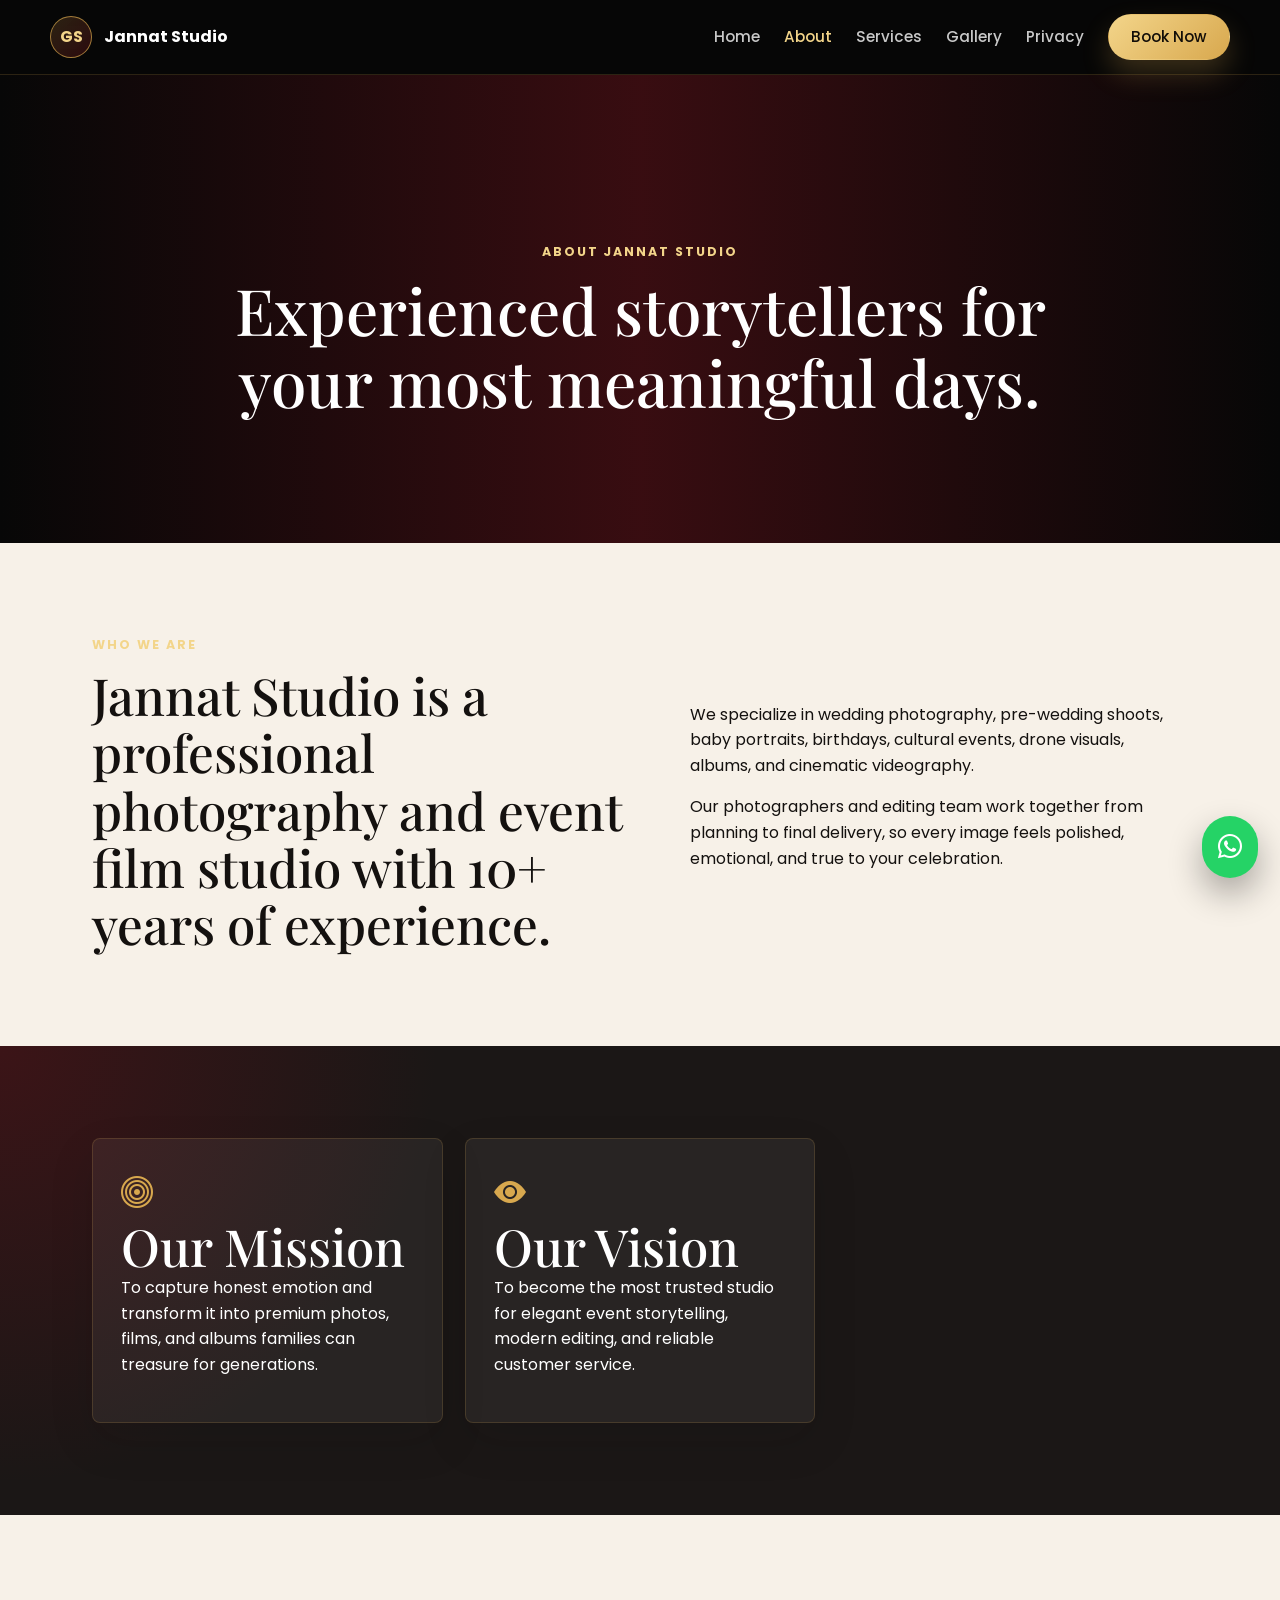
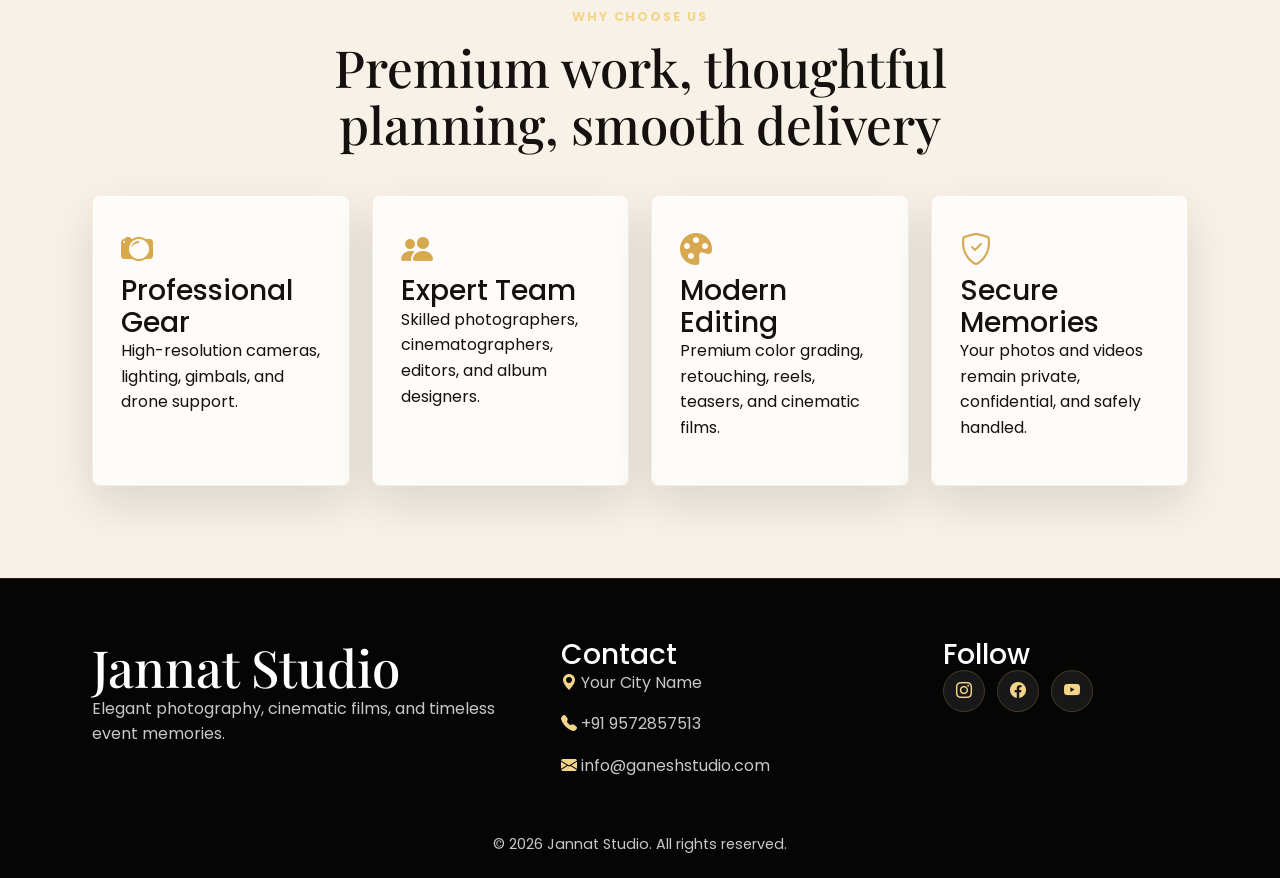
<file: about.html>
<!DOCTYPE html>
<html lang="en">
<head>
  <meta charset="UTF-8">
  <meta name="viewport" content="width=device-width, initial-scale=1.0">
  <meta name="description" content="Learn about Jannat Studio, our experienced photographers, editing team, mission, vision, and premium event photography approach.">
  <title>About Us | Jannat Studio</title>
  <link rel="preconnect" href="https://fonts.googleapis.com">
  <link rel="preconnect" href="https://fonts.gstatic.com" crossorigin>
  <link href="https://fonts.googleapis.com/css2?family=Playfair+Display:wght@600;700&family=Poppins:wght@300;400;500;600;700&display=swap" rel="stylesheet">
  <link href="https://cdn.jsdelivr.net/npm/bootstrap@5.3.3/dist/css/bootstrap.min.css" rel="stylesheet">
  <link rel="stylesheet" href="https://cdn.jsdelivr.net/npm/bootstrap-icons@1.11.3/font/bootstrap-icons.min.css">
  <link rel="stylesheet" href="style.css">
</head>
<body>
  <header class="site-header">
    <nav class="navbar" aria-label="Main navigation">
      <a class="brand" href="index.html"><span class="brand-mark">GS</span><span>Jannat Studio</span></a>
      <button class="nav-toggle" type="button" aria-label="Open menu" aria-expanded="false"><span></span><span></span><span></span></button>
      <div class="nav-links">
        <a href="index.html">Home</a><a href="about.html" class="active">About</a><a href="services.html">Services</a><a href="gallery.html">Gallery</a><a href="privacy.html">Privacy</a><a href="services.html#booking" class="nav-cta">Book Now</a>
      </div>
    </nav>
  </header>

  <main>
    <section class="page-hero about-hero">
      <div class="hero-overlay"></div>
      <div class="container page-hero-content reveal">
        <p class="eyebrow">About Jannat Studio</p>
        <h1>Experienced storytellers for your most meaningful days.</h1>
      </div>
    </section>

    <section class="section">
      <div class="container split">
        <div class="reveal">
          <p class="eyebrow">Who We Are</p>
          <h2>Jannat Studio is a professional photography and event film studio with 10+ years of experience.</h2>
        </div>
        <div class="text-stack reveal">
          <p>We specialize in wedding photography, pre-wedding shoots, baby portraits, birthdays, cultural events, drone visuals, albums, and cinematic videography.</p>
          <p>Our photographers and editing team work together from planning to final delivery, so every image feels polished, emotional, and true to your celebration.</p>
        </div>
      </div>
    </section>

    <section class="section dark-section">
      <div class="container mission-grid">
        <article class="info-panel reveal">
          <i class="bi bi-bullseye"></i>
          <h2>Our Mission</h2>
          <p>To capture honest emotion and transform it into premium photos, films, and albums families can treasure for generations.</p>
        </article>
        <article class="info-panel reveal">
          <i class="bi bi-eye-fill"></i>
          <h2>Our Vision</h2>
          <p>To become the most trusted studio for elegant event storytelling, modern editing, and reliable customer service.</p>
        </article>
      </div>
    </section>

    <section class="section">
      <div class="container">
        <div class="section-heading reveal">
          <p class="eyebrow">Why Choose Us</p>
          <h2>Premium work, thoughtful planning, smooth delivery</h2>
        </div>
        <div class="why-grid">
          <div class="why-card reveal"><i class="bi bi-camera2"></i><h3>Professional Gear</h3><p>High-resolution cameras, lighting, gimbals, and drone support.</p></div>
          <div class="why-card reveal"><i class="bi bi-people-fill"></i><h3>Expert Team</h3><p>Skilled photographers, cinematographers, editors, and album designers.</p></div>
          <div class="why-card reveal"><i class="bi bi-palette-fill"></i><h3>Modern Editing</h3><p>Premium color grading, retouching, reels, teasers, and cinematic films.</p></div>
          <div class="why-card reveal"><i class="bi bi-shield-check"></i><h3>Secure Memories</h3><p>Your photos and videos remain private, confidential, and safely handled.</p></div>
        </div>
      </div>
    </section>
  </main>

  <footer class="footer">
    <div class="container footer-grid"><div><h2>Jannat Studio</h2><p>Elegant photography, cinematic films, and timeless event memories.</p></div><div><h3>Contact</h3><p><i class="bi bi-geo-alt-fill"></i> Your City Name</p><p><i class="bi bi-telephone-fill"></i> +91 9572857513</p><p><i class="bi bi-envelope-fill"></i> info@ganeshstudio.com</p></div><div><h3>Follow</h3><div class="socials"><a href="#" aria-label="Instagram"><i class="bi bi-instagram"></i></a><a href="#" aria-label="Facebook"><i class="bi bi-facebook"></i></a><a href="#" aria-label="YouTube"><i class="bi bi-youtube"></i></a></div></div></div>
    <p class="copyright">© 2026 Jannat Studio. All rights reserved.</p>
  </footer>
  <a class="whatsapp" href="https://wa.me/919572857513" aria-label="Contact Jannat Studio on WhatsApp"><i class="bi bi-whatsapp"></i></a>
  <script src="script.js"></script>
</body>
</html>
</file>
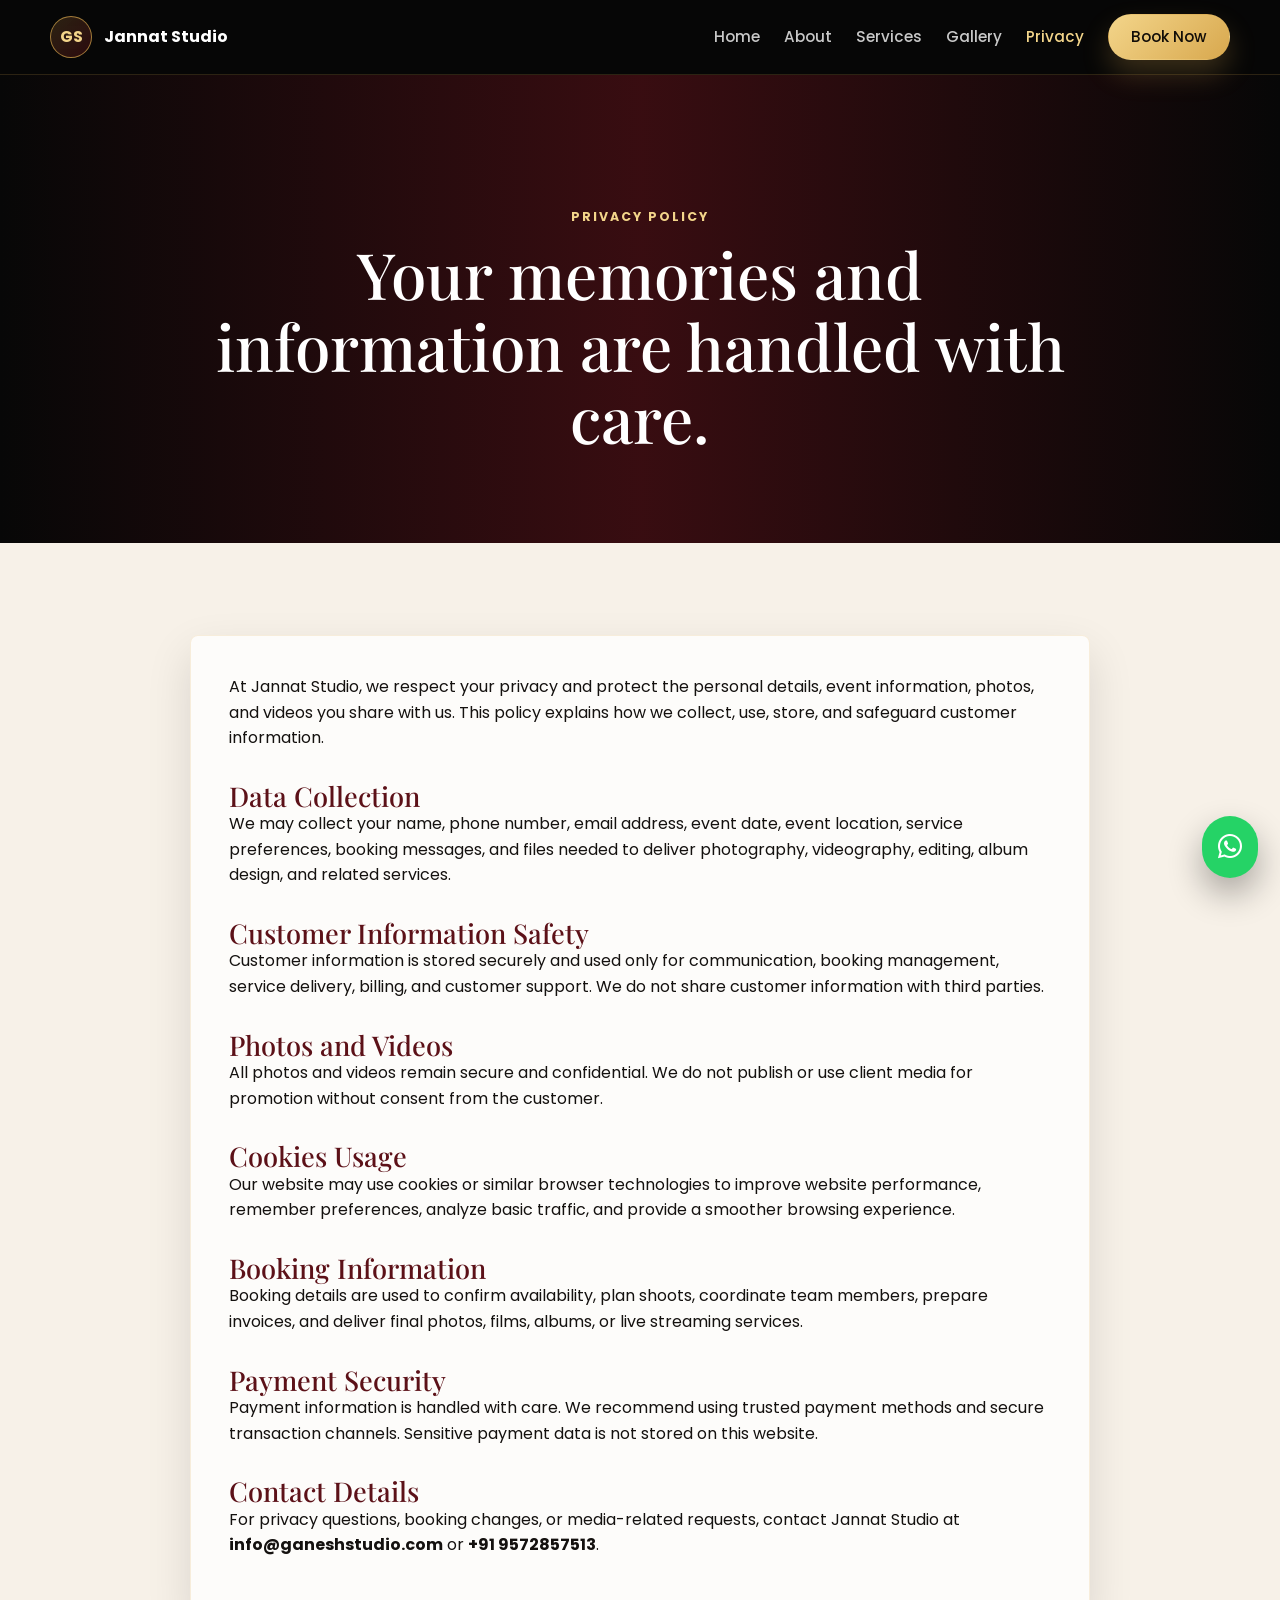
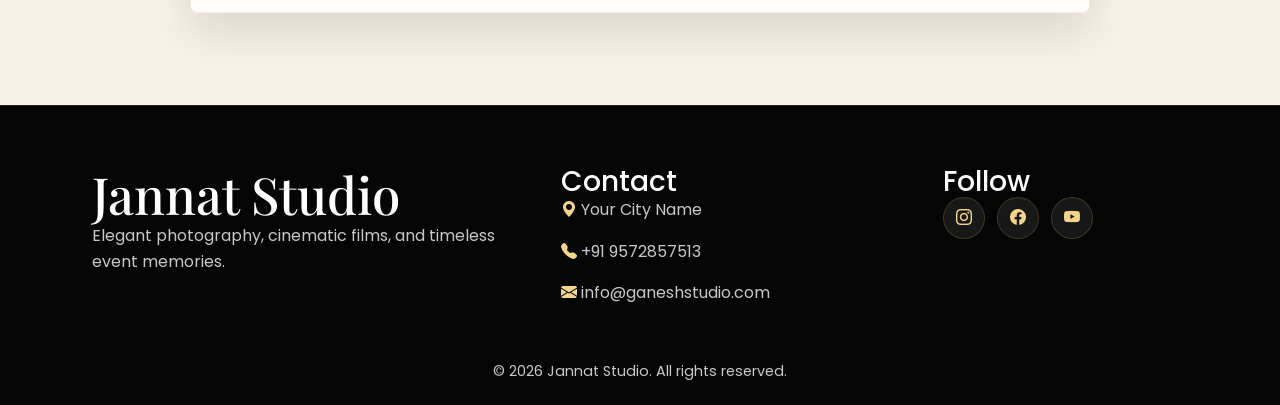
<file: privacy.html>
<!DOCTYPE html>
<html lang="en">
<head>
  <meta charset="UTF-8">
  <meta name="viewport" content="width=device-width, initial-scale=1.0">
  <meta name="description" content="Jannat Studio privacy policy covering data collection, customer information safety, cookies, bookings, payment security, and contact details.">
  <title>Privacy Policy | Jannat Studio</title>
  <link rel="preconnect" href="https://fonts.googleapis.com">
  <link rel="preconnect" href="https://fonts.gstatic.com" crossorigin>
  <link href="https://fonts.googleapis.com/css2?family=Playfair+Display:wght@600;700&family=Poppins:wght@300;400;500;600;700&display=swap" rel="stylesheet">
  <link href="https://cdn.jsdelivr.net/npm/bootstrap@5.3.3/dist/css/bootstrap.min.css" rel="stylesheet">
  <link rel="stylesheet" href="https://cdn.jsdelivr.net/npm/bootstrap-icons@1.11.3/font/bootstrap-icons.min.css">
  <link rel="stylesheet" href="style.css">
</head>
<body>
  <header class="site-header">
    <nav class="navbar" aria-label="Main navigation">
      <a class="brand" href="index.html"><span class="brand-mark">GS</span><span>Jannat Studio</span></a>
      <button class="nav-toggle" type="button" aria-label="Open menu" aria-expanded="false"><span></span><span></span><span></span></button>
      <div class="nav-links">
        <a href="index.html">Home</a><a href="about.html">About</a><a href="services.html">Services</a><a href="gallery.html">Gallery</a><a href="privacy.html" class="active">Privacy</a><a href="services.html#booking" class="nav-cta">Book Now</a>
      </div>
    </nav>
  </header>

  <main>
    <section class="page-hero privacy-hero">
      <div class="hero-overlay"></div>
      <div class="container page-hero-content reveal">
        <p class="eyebrow">Privacy Policy</p>
        <h1>Your memories and information are handled with care.</h1>
      </div>
    </section>

    <section class="section">
      <div class="container policy-content reveal">
        <p>At Jannat Studio, we respect your privacy and protect the personal details, event information, photos, and videos you share with us. This policy explains how we collect, use, store, and safeguard customer information.</p>

        <h2>Data Collection</h2>
        <p>We may collect your name, phone number, email address, event date, event location, service preferences, booking messages, and files needed to deliver photography, videography, editing, album design, and related services.</p>

        <h2>Customer Information Safety</h2>
        <p>Customer information is stored securely and used only for communication, booking management, service delivery, billing, and customer support. We do not share customer information with third parties.</p>

        <h2>Photos and Videos</h2>
        <p>All photos and videos remain secure and confidential. We do not publish or use client media for promotion without consent from the customer.</p>

        <h2>Cookies Usage</h2>
        <p>Our website may use cookies or similar browser technologies to improve website performance, remember preferences, analyze basic traffic, and provide a smoother browsing experience.</p>

        <h2>Booking Information</h2>
        <p>Booking details are used to confirm availability, plan shoots, coordinate team members, prepare invoices, and deliver final photos, films, albums, or live streaming services.</p>

        <h2>Payment Security</h2>
        <p>Payment information is handled with care. We recommend using trusted payment methods and secure transaction channels. Sensitive payment data is not stored on this website.</p>

        <h2>Contact Details</h2>
        <p>For privacy questions, booking changes, or media-related requests, contact Jannat Studio at <strong>info@ganeshstudio.com</strong> or <strong>+91 9572857513</strong>.</p>
      </div>
    </section>
  </main>

  <footer class="footer">
    <div class="container footer-grid"><div><h2>Jannat Studio</h2><p>Elegant photography, cinematic films, and timeless event memories.</p></div><div><h3>Contact</h3><p><i class="bi bi-geo-alt-fill"></i> Your City Name</p><p><i class="bi bi-telephone-fill"></i> +91 9572857513</p><p><i class="bi bi-envelope-fill"></i> info@ganeshstudio.com</p></div><div><h3>Follow</h3><div class="socials"><a href="#" aria-label="Instagram"><i class="bi bi-instagram"></i></a><a href="#" aria-label="Facebook"><i class="bi bi-facebook"></i></a><a href="#" aria-label="YouTube"><i class="bi bi-youtube"></i></a></div></div></div>
    <p class="copyright">© 2026 Jannat Studio. All rights reserved.</p>
  </footer>
  <a class="whatsapp" href="https://wa.me/919572857513" aria-label="Contact Jannat Studio on WhatsApp"><i class="bi bi-whatsapp"></i></a>
  <script src="script.js"></script>
</body>
</html>
</file>
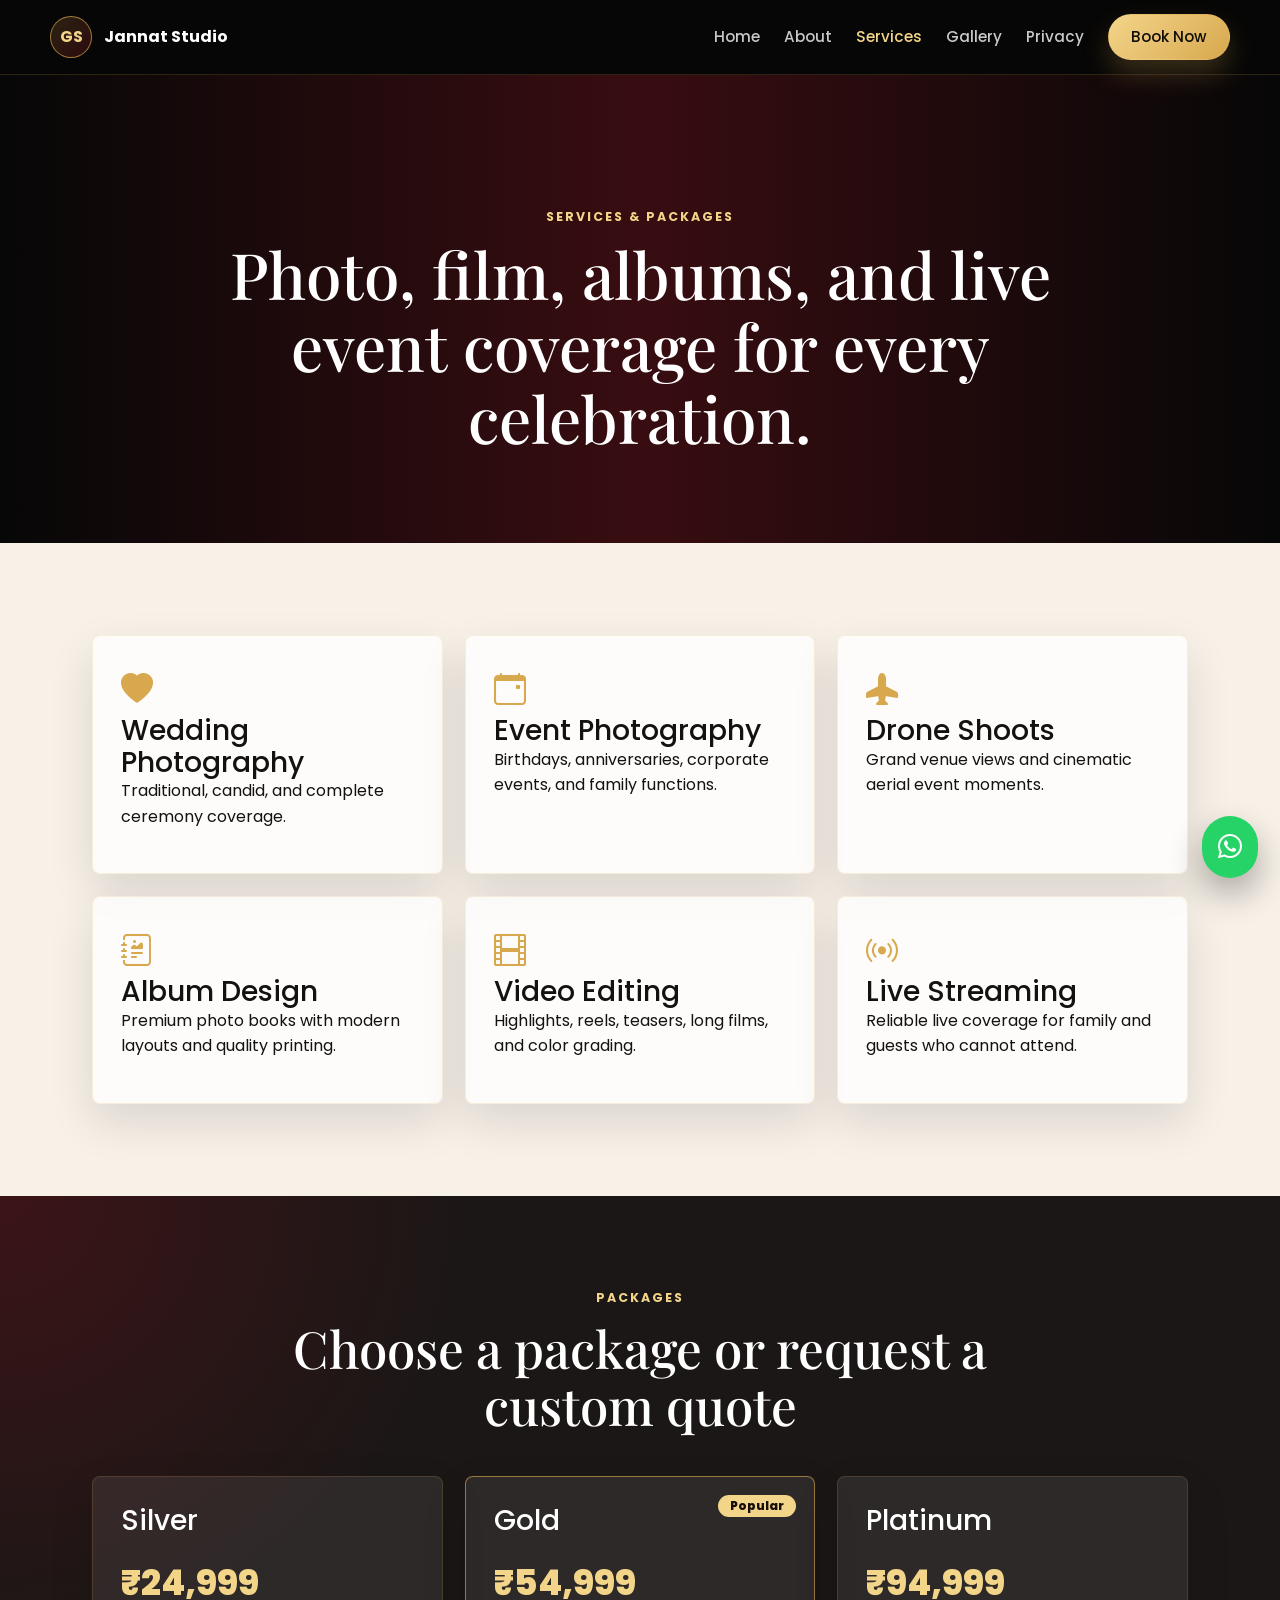
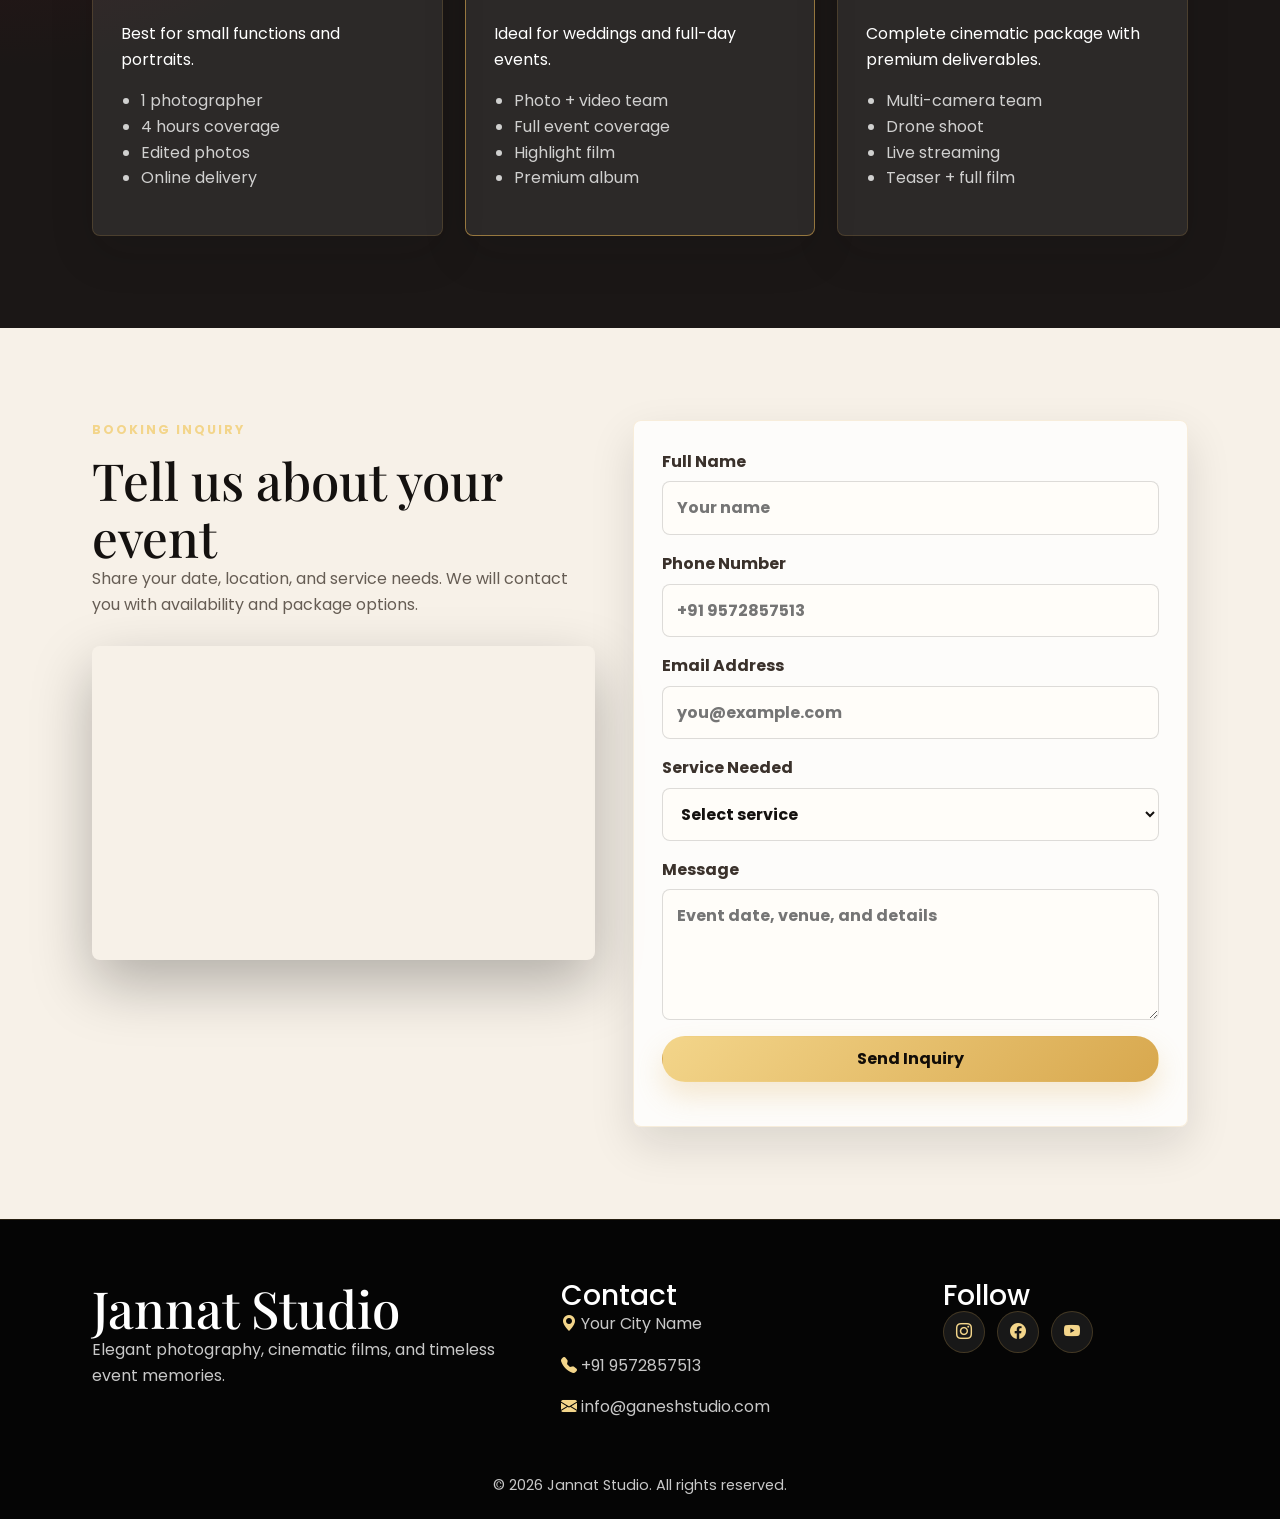
<file: services.html>
<!DOCTYPE html>
<html lang="en">
<head>
  <meta charset="UTF-8">
  <meta name="viewport" content="width=device-width, initial-scale=1.0">
  <meta name="description" content="Explore Jannat Studio photography, videography, drone shoots, album design, video editing, live streaming, and event packages.">
  <title>Services & Packages | Jannat Studio</title>
  <link rel="preconnect" href="https://fonts.googleapis.com">
  <link rel="preconnect" href="https://fonts.gstatic.com" crossorigin>
  <link href="https://fonts.googleapis.com/css2?family=Playfair+Display:wght@600;700&family=Poppins:wght@300;400;500;600;700&display=swap" rel="stylesheet">
  <link href="https://cdn.jsdelivr.net/npm/bootstrap@5.3.3/dist/css/bootstrap.min.css" rel="stylesheet">
  <link rel="stylesheet" href="https://cdn.jsdelivr.net/npm/bootstrap-icons@1.11.3/font/bootstrap-icons.min.css">
  <link rel="stylesheet" href="style.css">
</head>
<body>
  <header class="site-header">
    <nav class="navbar" aria-label="Main navigation">
      <a class="brand" href="index.html"><span class="brand-mark">GS</span><span>Jannat Studio</span></a>
      <button class="nav-toggle" type="button" aria-label="Open menu" aria-expanded="false"><span></span><span></span><span></span></button>
      <div class="nav-links">
        <a href="index.html">Home</a><a href="about.html">About</a><a href="services.html" class="active">Services</a><a href="gallery.html">Gallery</a><a href="privacy.html">Privacy</a><a href="#booking" class="nav-cta">Book Now</a>
      </div>
    </nav>
  </header>

  <main>
    <section class="page-hero services-hero">
      <div class="hero-overlay"></div>
      <div class="container page-hero-content reveal">
        <p class="eyebrow">Services & Packages</p>
        <h1>Photo, film, albums, and live event coverage for every celebration.</h1>
      </div>
    </section>

    <section class="section">
      <div class="container">
        <div class="service-list">
          <article class="service-item reveal"><i class="bi bi-heart-fill"></i><h3>Wedding Photography</h3><p>Traditional, candid, and complete ceremony coverage.</p></article>
          <article class="service-item reveal"><i class="bi bi-calendar-event"></i><h3>Event Photography</h3><p>Birthdays, anniversaries, corporate events, and family functions.</p></article>
          <article class="service-item reveal"><i class="bi bi-airplane-fill"></i><h3>Drone Shoots</h3><p>Grand venue views and cinematic aerial event moments.</p></article>
          <article class="service-item reveal"><i class="bi bi-journal-richtext"></i><h3>Album Design</h3><p>Premium photo books with modern layouts and quality printing.</p></article>
          <article class="service-item reveal"><i class="bi bi-film"></i><h3>Video Editing</h3><p>Highlights, reels, teasers, long films, and color grading.</p></article>
          <article class="service-item reveal"><i class="bi bi-broadcast"></i><h3>Live Streaming</h3><p>Reliable live coverage for family and guests who cannot attend.</p></article>
        </div>
      </div>
    </section>

    <section class="section dark-section">
      <div class="container">
        <div class="section-heading reveal">
          <p class="eyebrow">Packages</p>
          <h2>Choose a package or request a custom quote</h2>
        </div>
        <div class="pricing-grid">
          <article class="price-card reveal">
            <h3>Silver</h3><p class="price">₹24,999</p><p>Best for small functions and portraits.</p>
            <ul><li>1 photographer</li><li>4 hours coverage</li><li>Edited photos</li><li>Online delivery</li></ul>
          </article>
          <article class="price-card featured reveal">
            <span class="badge">Popular</span><h3>Gold</h3><p class="price">₹54,999</p><p>Ideal for weddings and full-day events.</p>
            <ul><li>Photo + video team</li><li>Full event coverage</li><li>Highlight film</li><li>Premium album</li></ul>
          </article>
          <article class="price-card reveal">
            <h3>Platinum</h3><p class="price">₹94,999</p><p>Complete cinematic package with premium deliverables.</p>
            <ul><li>Multi-camera team</li><li>Drone shoot</li><li>Live streaming</li><li>Teaser + full film</li></ul>
          </article>
        </div>
      </div>
    </section>

    <section class="section" id="booking">
      <div class="container contact-layout">
        <div class="reveal">
          <p class="eyebrow">Booking Inquiry</p>
          <h2>Tell us about your event</h2>
          <p class="muted">Share your date, location, and service needs. We will contact you with availability and package options.</p>
          <div class="map-wrap">
            <iframe title="Jannat Studio location map" src="https://www.google.com/maps?q=India&output=embed" loading="lazy" referrerpolicy="no-referrer-when-downgrade"></iframe>
          </div>
        </div>
        <form class="contact-form reveal" novalidate>
          <label>Full Name<input type="text" name="name" placeholder="Your name" required minlength="2"></label>
          <label>Phone Number<input type="tel" name="phone" placeholder="+91 9572857513" required pattern="[0-9+ ]{10,15}"></label>
          <label>Email Address<input type="email" name="email" placeholder="you@example.com" required></label>
          <label>Service Needed<select name="service" required><option value="">Select service</option><option>Wedding Photography</option><option>Event Photography</option><option>Drone Shoots</option><option>Album Design</option><option>Video Editing</option><option>Live Streaming</option></select></label>
          <label>Message<textarea name="message" rows="4" placeholder="Event date, venue, and details" required minlength="10"></textarea></label>
          <button class="btn btn-primary" type="submit">Send Inquiry</button>
          <p class="form-status" aria-live="polite"></p>
        </form>
      </div>
    </section>
  </main>

  <footer class="footer">
    <div class="container footer-grid"><div><h2>Jannat Studio</h2><p>Elegant photography, cinematic films, and timeless event memories.</p></div><div><h3>Contact</h3><p><i class="bi bi-geo-alt-fill"></i> Your City Name</p><p><i class="bi bi-telephone-fill"></i> +91 9572857513</p><p><i class="bi bi-envelope-fill"></i> info@ganeshstudio.com</p></div><div><h3>Follow</h3><div class="socials"><a href="#" aria-label="Instagram"><i class="bi bi-instagram"></i></a><a href="#" aria-label="Facebook"><i class="bi bi-facebook"></i></a><a href="#" aria-label="YouTube"><i class="bi bi-youtube"></i></a></div></div></div>
    <p class="copyright">© 2026 Jannat Studio. All rights reserved.</p>
  </footer>
  <a class="whatsapp" href="https://wa.me/919572857513" aria-label="Contact Jannat Studio on WhatsApp"><i class="bi bi-whatsapp"></i></a>
  <script src="script.js"></script>
</body>
</html>
</file>
<file: style.css>
:root {
  --black: #070707;
  --ink: #14110f;
  --charcoal: #1b1716;
  --red: #5c1118;
  --red-soft: #8b1f2b;
  --gold: #d8a84e;
  --gold-light: #f3d58a;
  --white: #ffffff;
  --soft: #f7f1e8;
  --muted: #bcb2a6;
  --shadow: 0 24px 60px rgba(0, 0, 0, 0.28);
}

* { box-sizing: border-box; }

html { scroll-behavior: smooth; }

body {
  margin: 0;
  font-family: "Poppins", Arial, sans-serif;
  background: var(--black);
  color: var(--white);
  line-height: 1.6;
}

img { display: block; max-width: 100%; }
a { color: inherit; text-decoration: none; }
button, input, textarea, select { font: inherit; }

.container {
  width: min(1120px, calc(100% - 32px));
  margin: 0 auto;
}

.site-header {
  position: sticky;
  top: 0;
  z-index: 1000;
  background: rgba(7, 7, 7, 0.78);
  border-bottom: 1px solid rgba(216, 168, 78, 0.18);
  backdrop-filter: blur(18px);
}

.navbar {
  width: min(1180px, calc(100% - 32px));
  margin: 0 auto;
  min-height: 74px;
  display: flex;
  align-items: center;
  justify-content: space-between;
  gap: 24px;
}

.brand {
  display: inline-flex;
  align-items: center;
  gap: 12px;
  font-weight: 700;
  letter-spacing: 0;
}

.brand-mark {
  width: 42px;
  height: 42px;
  display: grid;
  place-items: center;
  border: 1px solid rgba(216, 168, 78, 0.7);
  border-radius: 50%;
  color: var(--gold-light);
  background: linear-gradient(135deg, rgba(216, 168, 78, 0.18), rgba(92, 17, 24, 0.45));
}

.nav-links {
  display: flex;
  align-items: center;
  gap: 24px;
}

.nav-links a {
  color: rgba(255, 255, 255, 0.78);
  font-size: 0.95rem;
  font-weight: 500;
  transition: color 0.25s ease;
}

.nav-links a:hover, .nav-links a.active { color: var(--gold-light); }

.nav-cta, .btn {
  display: inline-flex;
  align-items: center;
  justify-content: center;
  min-height: 46px;
  padding: 0 22px;
  border-radius: 999px;
  font-weight: 700;
  border: 1px solid transparent;
  cursor: pointer;
  transition: transform 0.25s ease, box-shadow 0.25s ease, background 0.25s ease;
}

.nav-links .nav-cta, .btn-primary {
  color: #120d08;
  background: linear-gradient(135deg, var(--gold-light), var(--gold));
  box-shadow: 0 14px 28px rgba(216, 168, 78, 0.24);
}

.btn-ghost {
  border-color: rgba(255, 255, 255, 0.32);
  color: var(--white);
  background: rgba(255, 255, 255, 0.08);
}

.btn:hover, .nav-cta:hover { transform: translateY(-2px); }

.nav-toggle {
  display: none;
  width: 44px;
  height: 44px;
  border: 1px solid rgba(216, 168, 78, 0.35);
  border-radius: 8px;
  background: rgba(255, 255, 255, 0.06);
}

.nav-toggle span {
  display: block;
  width: 20px;
  height: 2px;
  margin: 5px auto;
  background: var(--white);
}

.hero, .page-hero {
  position: relative;
  min-height: 92vh;
  display: grid;
  place-items: center;
  overflow: hidden;
  background-size: cover;
  background-position: center;
}

.home-hero {
  background-image: url("https://images.unsplash.com/photo-1606216794074-735e91aa2c92?auto=format&fit=crop&w=1800&q=85");
}

.about-hero { background-image: url("https://images.unsplash.com/photo-1516035069371-29a1b244cc32?auto=format&fit=crop&w=1800&q=85"); }
.services-hero { background-image: url("https://images.unsplash.com/photo-1485846234645-a62644f84728?auto=format&fit=crop&w=1800&q=85"); }
.gallery-hero { background-image: url("https://images.unsplash.com/photo-1519225421980-715cb0215aed?auto=format&fit=crop&w=1800&q=85"); }
.privacy-hero { background-image: url("https://images.unsplash.com/photo-1492691527719-9d1e07e534b4?auto=format&fit=crop&w=1800&q=85"); }

.hero-overlay {
  position: absolute;
  inset: 0;
  background: linear-gradient(90deg, rgba(7, 7, 7, 0.92), rgba(92, 17, 24, 0.58), rgba(7, 7, 7, 0.34));
}

.hero-content, .page-hero-content {
  position: relative;
  z-index: 1;
  width: min(900px, calc(100% - 32px));
  margin: 0 auto;
  text-align: center;
  padding-top: 42px;
}

.page-hero {
  min-height: 52vh;
}

.eyebrow {
  margin: 0 0 12px;
  color: var(--gold-light);
  font-size: 0.78rem;
  font-weight: 700;
  letter-spacing: 0.16em;
  text-transform: uppercase;
}

h1, h2, h3 {
  margin: 0;
  line-height: 1.12;
}

h1, h2 {
  font-family: "Playfair Display", Georgia, serif;
}

h1 {
  font-size: clamp(3.2rem, 8vw, 7.6rem);
}

.page-hero h1 {
  font-size: clamp(2.4rem, 5vw, 5rem);
}

h2 {
  font-size: clamp(2rem, 4vw, 3.5rem);
}

.hero-tagline {
  margin: 18px auto 20px;
  max-width: 720px;
  font-size: clamp(1.15rem, 2.3vw, 1.65rem);
  color: rgba(255, 255, 255, 0.9);
}

.offer {
  display: inline-flex;
  align-items: center;
  gap: 10px;
  margin: 8px 0 26px;
  padding: 12px 18px;
  border: 1px solid rgba(216, 168, 78, 0.42);
  border-radius: 999px;
  background: rgba(7, 7, 7, 0.54);
  color: var(--gold-light);
  font-weight: 700;
}

.hero-actions {
  display: flex;
  justify-content: center;
  gap: 14px;
  flex-wrap: wrap;
}

.section {
  padding: 92px 0;
  background: var(--soft);
  color: var(--ink);
}

.intro-band {
  background: linear-gradient(135deg, #fff8ed, #efe1cf);
}

.dark-section {
  background: radial-gradient(circle at top left, rgba(92, 17, 24, 0.5), transparent 32%), var(--charcoal);
  color: var(--white);
}

.split {
  display: grid;
  grid-template-columns: 1.05fr 0.95fr;
  gap: 48px;
  align-items: center;
}

.muted { color: #665d54; }
.dark-section .muted { color: rgba(255, 255, 255, 0.68); }

.section-heading {
  max-width: 760px;
  margin: 0 auto 42px;
  text-align: center;
}

.category-grid {
  display: grid;
  grid-template-columns: repeat(5, 1fr);
  gap: 18px;
}

.feature-card, .gallery-card {
  position: relative;
  min-height: 310px;
  overflow: hidden;
  border-radius: 8px;
  box-shadow: var(--shadow);
  isolation: isolate;
}

.feature-card img, .gallery-card img, .preview-grid img {
  width: 100%;
  height: 100%;
  object-fit: cover;
  transition: transform 0.55s ease, filter 0.55s ease;
}

.feature-card::after, .gallery-card::after {
  content: "";
  position: absolute;
  inset: 0;
  background: linear-gradient(180deg, transparent 25%, rgba(0, 0, 0, 0.82));
  z-index: 1;
}

.feature-card div, .gallery-card span {
  position: absolute;
  z-index: 2;
  left: 18px;
  right: 18px;
  bottom: 18px;
  color: var(--white);
}

.feature-card i {
  color: var(--gold-light);
  font-size: 1.4rem;
}

.feature-card h3 { margin-top: 8px; font-size: 1.05rem; }
.feature-card:hover img, .gallery-card:hover img, .preview-grid img:hover { transform: scale(1.08); filter: saturate(1.12); }

.preview-grid {
  display: grid;
  grid-template-columns: repeat(4, 1fr);
  gap: 16px;
  margin-bottom: 34px;
}

.preview-grid img {
  height: 310px;
  border-radius: 8px;
  box-shadow: var(--shadow);
}

.center { text-align: center; }

.testimonial-grid, .why-grid, .mission-grid, .pricing-grid {
  display: grid;
  grid-template-columns: repeat(3, 1fr);
  gap: 22px;
}

.testimonial, .why-card, .info-panel, .price-card, .service-item, .contact-form, .policy-content {
  border: 1px solid rgba(216, 168, 78, 0.18);
  border-radius: 8px;
  background: rgba(255, 255, 255, 0.78);
  box-shadow: 0 18px 45px rgba(20, 17, 15, 0.12);
}

.testimonial, .why-card, .info-panel, .price-card, .service-item {
  padding: 28px;
}

.testimonial strong, .testimonial span { display: block; }
.testimonial strong { color: var(--red); }
.testimonial span { color: #73675d; font-size: 0.9rem; }

.cta-section {
  padding: 78px 0;
  background: linear-gradient(135deg, var(--red), #1a080a);
}

.cta-wrap {
  display: flex;
  align-items: center;
  justify-content: space-between;
  gap: 28px;
}

.cta-wrap p { max-width: 650px; color: rgba(255, 255, 255, 0.78); }

.text-stack p:first-child { margin-top: 0; }
.info-panel { background: rgba(255, 255, 255, 0.06); }
.info-panel i, .why-card i, .service-item i { color: var(--gold); font-size: 2rem; }

.why-grid { grid-template-columns: repeat(4, 1fr); }

.service-list {
  display: grid;
  grid-template-columns: repeat(3, 1fr);
  gap: 22px;
}

.price-card {
  position: relative;
  background: rgba(255, 255, 255, 0.08);
  color: var(--white);
}

.price-card.featured {
  transform: translateY(-12px);
  border-color: rgba(216, 168, 78, 0.62);
}

.price { color: var(--gold-light); font-size: 2.2rem; font-weight: 800; margin: 18px 0 10px; }
.price-card ul { padding-left: 20px; color: rgba(255, 255, 255, 0.78); }
.badge { position: absolute; top: 18px; right: 18px; color: #170f09; background: var(--gold-light); border-radius: 999px; padding: 5px 12px; font-size: 0.75rem; font-weight: 800; }

.contact-layout {
  display: grid;
  grid-template-columns: 0.95fr 1.05fr;
  gap: 38px;
}

.map-wrap {
  margin-top: 28px;
  overflow: hidden;
  border-radius: 8px;
  box-shadow: var(--shadow);
  aspect-ratio: 16 / 10;
}

.map-wrap iframe { width: 100%; height: 100%; border: 0; }

.contact-form {
  padding: 28px;
  display: grid;
  gap: 16px;
}

.contact-form label {
  display: grid;
  gap: 7px;
  color: #3a312b;
  font-weight: 700;
}

.contact-form input, .contact-form textarea, .contact-form select {
  width: 100%;
  border: 1px solid rgba(20, 17, 15, 0.14);
  border-radius: 8px;
  padding: 13px 14px;
  background: #fffdf9;
  color: var(--ink);
  outline: none;
}

.contact-form input:focus, .contact-form textarea:focus, .contact-form select:focus {
  border-color: var(--gold);
  box-shadow: 0 0 0 4px rgba(216, 168, 78, 0.15);
}

.contact-form .error {
  border-color: #b32835;
}

.form-status {
  margin: 0;
  color: var(--red);
  font-weight: 700;
}

.filter-bar {
  display: flex;
  justify-content: center;
  gap: 12px;
  flex-wrap: wrap;
  margin-bottom: 36px;
}

.filter-btn {
  border: 1px solid rgba(92, 17, 24, 0.18);
  border-radius: 999px;
  padding: 10px 18px;
  color: var(--ink);
  background: var(--white);
  cursor: pointer;
  font-weight: 700;
}

.filter-btn.active, .filter-btn:hover {
  color: #170f09;
  background: var(--gold);
}

.gallery-grid {
  display: grid;
  grid-template-columns: repeat(4, 1fr);
  gap: 18px;
}

.gallery-card {
  min-height: 290px;
  border: 0;
  padding: 0;
  cursor: pointer;
  background: var(--charcoal);
}

.gallery-card.hide { display: none; }

.lightbox {
  position: fixed;
  inset: 0;
  z-index: 2000;
  display: none;
  place-items: center;
  padding: 26px;
  background: rgba(0, 0, 0, 0.88);
}

.lightbox.open { display: grid; }
.lightbox img { max-height: 86vh; border-radius: 8px; box-shadow: var(--shadow); }

.lightbox-close {
  position: absolute;
  top: 22px;
  right: 22px;
  width: 46px;
  height: 46px;
  border: 1px solid rgba(255, 255, 255, 0.22);
  border-radius: 50%;
  color: var(--white);
  background: rgba(255, 255, 255, 0.08);
  cursor: pointer;
}

.policy-content {
  max-width: 900px;
  padding: 38px;
}

.policy-content h2 {
  margin-top: 30px;
  font-size: 1.7rem;
  color: var(--red);
}

.footer {
  padding: 60px 0 22px;
  background: #050505;
  color: rgba(255, 255, 255, 0.78);
  border-top: 1px solid rgba(216, 168, 78, 0.16);
}

.footer-grid {
  display: grid;
  grid-template-columns: 1.25fr 1fr 0.7fr;
  gap: 32px;
}

.footer h2, .footer h3 { color: var(--white); }
.footer i { color: var(--gold-light); }

.socials { display: flex; gap: 12px; }
.socials a {
  width: 42px;
  height: 42px;
  display: grid;
  place-items: center;
  border-radius: 50%;
  background: rgba(255, 255, 255, 0.08);
  border: 1px solid rgba(216, 168, 78, 0.22);
}

.copyright {
  margin: 38px 0 0;
  text-align: center;
  font-size: 0.9rem;
}

.whatsapp {
  position: fixed;
  right: 22px;
  bottom: 22px;
  z-index: 1200;
  display: flex;
  align-items: center;
  justify-content: center;
  gap: 8px;
  padding: 12px 16px;
  border-radius: 28px;
  background: #25d366;
  color: var(--white);
  font-size: 1rem;
  font-weight: 600;
  box-shadow: 0 16px 34px rgba(0, 0, 0, 0.32);
}

.whatsapp i {
  font-size: 1.5rem;
}

.whatsapp-top {
  position: fixed;
  top: 22px;
  right: 22px;
  z-index: 10000;
  display: flex;
  align-items: center;
  justify-content: center;
  gap: 8px;
  padding: 12px 16px;
  border-radius: 28px;
  background: #25d366;
  color: var(--white);
  font-size: 1rem;
  font-weight: 600;
  box-shadow: 0 16px 34px rgba(0, 0, 0, 0.32);
}

.whatsapp-top i {
  font-size: 1.5rem;
}

.reveal {
  opacity: 0;
  transform: translateY(24px);
  transition: opacity 0.7s ease, transform 0.7s ease;
}

.reveal.visible {
  opacity: 1;
  transform: translateY(0);
}

#popup {
  position: fixed;
  top: 0;
  left: 0;
  width: 100vw;
  height: 100vh;
  background: black;
  z-index: 9999;
}

#popup img {
  width: 100%;
  height: 100%;
  object-fit: contain;
  cursor: pointer;
}

.popup-close {
  position: absolute;
  top: 22px;
  left: 22px;
  z-index: 10001;
  width: 46px;
  height: 46px;
  border: 1px solid rgba(255, 255, 255, 0.22);
  border-radius: 50%;
  color: var(--white);
  background: rgba(255, 255, 255, 0.08);
  cursor: pointer;
  display: flex;
  align-items: center;
  justify-content: center;
  font-size: 1.5rem;
}

@media (max-width: 1020px) {
  .category-grid, .gallery-grid { grid-template-columns: repeat(2, 1fr); }
  .why-grid, .service-list { grid-template-columns: repeat(2, 1fr); }
  .preview-grid { grid-template-columns: repeat(2, 1fr); }
}

@media (max-width: 760px) {
  .navbar { min-height: 68px; }
  .nav-toggle { display: block; }
  .nav-links {
    position: fixed;
    inset: 68px 0 auto 0;
    display: grid;
    gap: 0;
    padding: 12px 16px 20px;
    background: rgba(7, 7, 7, 0.97);
    border-bottom: 1px solid rgba(216, 168, 78, 0.18);
    transform: translateY(-130%);
    transition: transform 0.3s ease;
  }
  .nav-links.open { transform: translateY(0); }
  .nav-links a { padding: 12px 0; }
  .nav-links .nav-cta { margin-top: 8px; }
  .hero { min-height: 86vh; }
  .page-hero { min-height: 46vh; }
  .section { padding: 68px 0; }
  .split, .contact-layout, .cta-wrap, .footer-grid { grid-template-columns: 1fr; }
  .cta-wrap { align-items: flex-start; }
  .testimonial-grid, .mission-grid, .pricing-grid { grid-template-columns: 1fr; }
  .price-card.featured { transform: none; }
}

@media (max-width: 540px) {
  .container, .navbar { width: min(100% - 24px, 1120px); }
  .hero-content, .page-hero-content { width: min(100% - 24px, 900px); }
  .category-grid, .gallery-grid, .why-grid, .service-list, .preview-grid { grid-template-columns: 1fr; }
  .feature-card, .gallery-card, .preview-grid img { min-height: 250px; height: 250px; }
  .offer { border-radius: 8px; }
  .btn { width: 100%; }
  .filter-btn { flex: 1 1 auto; }
  .policy-content { padding: 24px; }
}
</file>
